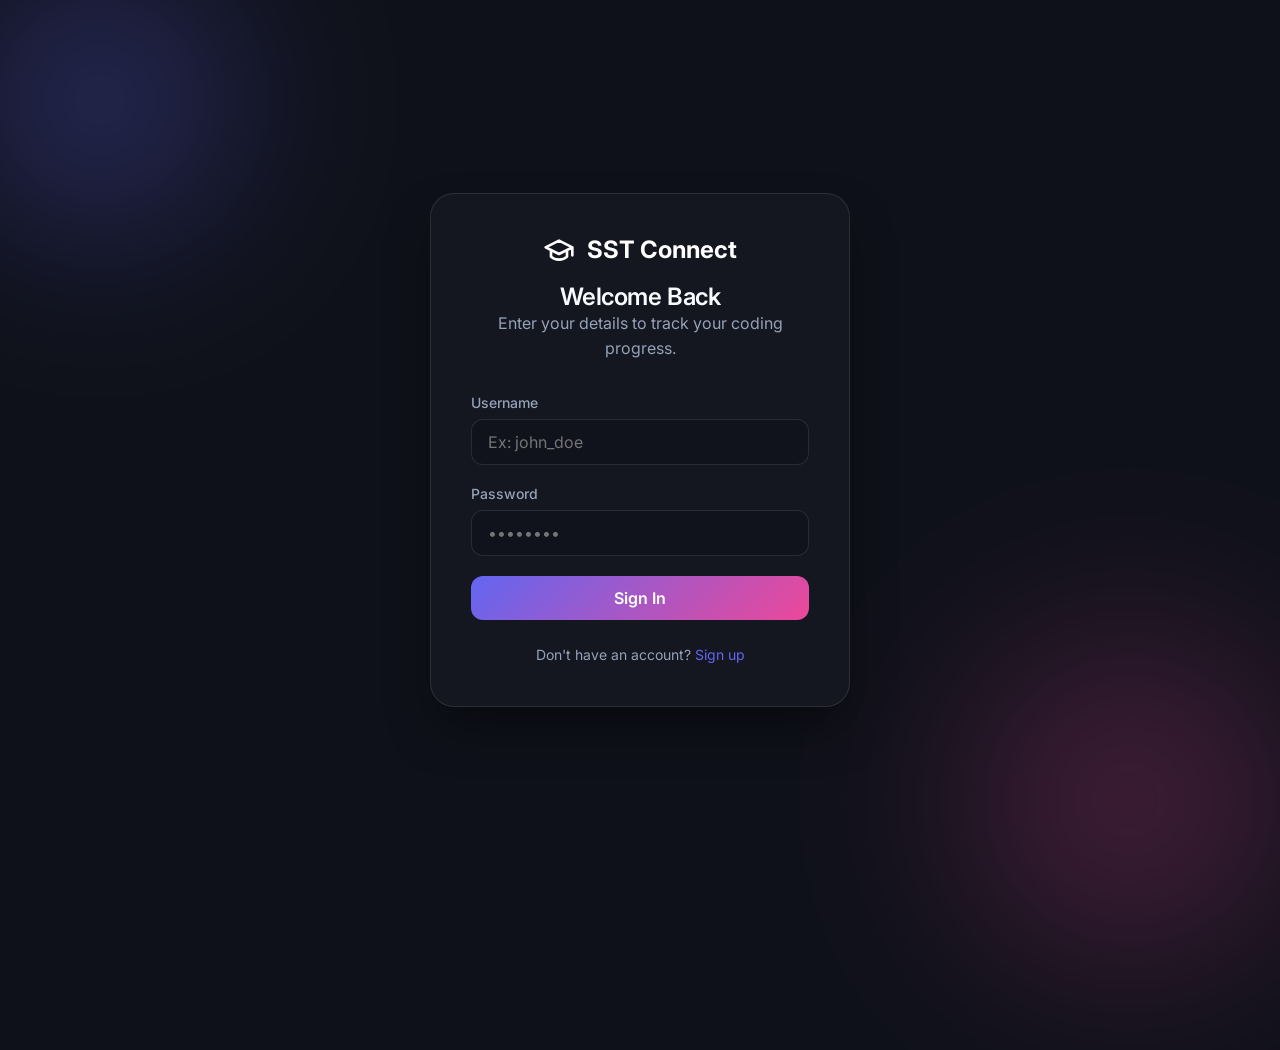
<file: sst_frontend/index.html>
<!DOCTYPE html>
<html lang="en">

<head>
    <meta charset="UTF-8">
    <meta name="viewport" content="width=device-width, initial-scale=1.0">
    <title>Student Skill Tracker - Login</title>
    <link href="https://fonts.googleapis.com/css2?family=Inter:wght@300;400;500;600;700&display=swap" rel="stylesheet">
    <link rel="stylesheet" href="assets/css/style.css">
</head>

<body class="auth-page">

    <div class="glass-panel auth-container">
        <div class="auth-header">
            <div class="logo">
                <svg width="32" height="32" viewBox="0 0 24 24" fill="none" stroke="currentColor" stroke-width="2"
                    stroke-linecap="round" stroke-linejoin="round">
                    <path d="M22 10v6M2 10l10-5 10 5-10 5z" />
                    <path d="M6 12v5c3 3 9 3 12 0v-5" />
                </svg>
                <span>SST Connect</span>
            </div>
            <h2>Welcome Back</h2>
            <p>Enter your details to track your coding progress.</p>
        </div>

        <!-- Login Form -->
        <form id="loginForm" class="auth-form">
            <div class="form-group">
                <label for="login-username">Username</label>
                <input type="text" id="login-username" required placeholder="Ex: john_doe">
            </div>
            <div class="form-group">
                <label for="login-password">Password</label>
                <input type="password" id="login-password" required placeholder="••••••••">
            </div>
            <button type="submit" class="btn btn-primary btn-block">Sign In</button>
            <p class="auth-switch">Don't have an account? <a href="#" id="showRegister">Sign up</a></p>
        </form>

        <!-- Register Form (Hidden by default) -->
        <form id="registerForm" class="auth-form hidden">
            <div class="form-group">
                <label for="reg-username">Username</label>
                <input type="text" id="reg-username" required placeholder="Choose a username">
            </div>
            <div class="form-group">
                <label for="reg-password">Password</label>
                <input type="password" id="reg-password" required placeholder="Create a strong password">
            </div>
            <button type="submit" class="btn btn-primary btn-block">Create Account</button>
            <p class="auth-switch">Already have an account? <a href="#" id="showLogin">Sign in</a></p>
        </form>

        <!-- Error Notification Area -->
        <div id="auth-error" class="hidden error-box"></div>
    </div>

    <!-- Particles Background UI Element -->
    <div class="bg-shape shape-1"></div>
    <div class="bg-shape shape-2"></div>

    <script src="assets/js/api.js"></script>
    <script src="assets/js/auth.js"></script>
</body>

</html>
</file>
<file: sst_frontend/assets/css/style.css>
/* 
  Global Design Variables
  Theme: Modern Dark Mode, Glassmorphism, Purple/Indigo accents
*/
:root {
    --bg-dark: #0f111a;
    --bg-panel: rgba(25, 27, 36, 0.7);
    --primary: #6366f1;
    --primary-hover: #4f46e5;
    --secondary: #ec4899;
    --text-main: #f8fafc;
    --text-muted: #94a3b8;
    --border-color: rgba(255, 255, 255, 0.1);
    --input-bg: rgba(15, 17, 26, 0.5);
    --error: #ef4444;
    --success: #10b981;
    
    --leetcode: #f59e0b;
    --codechef: #8b5cf6;
    --gfg: #10b981;
    --hackerrank: #22c55e;
}

* {
    margin: 0;
    padding: 0;
    box-sizing: border-box;
    font-family: 'Inter', sans-serif;
}

body {
    background-color: var(--bg-dark);
    color: var(--text-main);
    min-height: 100vh;
    overflow-x: hidden;
    position: relative;
}

/* Background Animated Shapes */
.bg-shape {
    position: absolute;
    filter: blur(80px);
    z-index: -1;
    border-radius: 50%;
    animation: float 10s infinite ease-in-out alternate;
}

.shape-1 {
    width: 400px;
    height: 400px;
    background: radial-gradient(circle, var(--primary) 0%, rgba(99,102,241,0) 70%);
    top: -100px;
    left: -100px;
    opacity: 0.4;
}

.shape-2 {
    width: 500px;
    height: 500px;
    background: radial-gradient(circle, var(--secondary) 0%, rgba(236,72,153,0) 70%);
    bottom: -150px;
    right: -100px;
    opacity: 0.3;
    animation-delay: -5s;
}

@keyframes float {
    0% { transform: translateY(0px) scale(1); }
    100% { transform: translateY(30px) scale(1.1); }
}

/* Glassmorphism Utilities */
.glass-panel {
    background: var(--bg-panel);
    backdrop-filter: blur(16px);
    -webkit-backdrop-filter: blur(16px);
    border: 1px solid var(--border-color);
    border-radius: 24px;
    box-shadow: 0 25px 50px -12px rgba(0, 0, 0, 0.5);
}

/* Typography & Links */
h1, h2, h3 { font-weight: 600; letter-spacing: -0.02em; }
p { color: var(--text-muted); line-height: 1.6; }
a { color: var(--primary); text-decoration: none; transition: 0.2s; }
a:hover { color: var(--primary-hover); }

/* Forms & Inputs */
.form-group {
    margin-bottom: 20px;
    text-align: left;
}
.form-group label {
    display: block;
    font-size: 0.875rem;
    font-weight: 500;
    margin-bottom: 8px;
    color: var(--text-muted);
}
input, select {
    width: 100%;
    padding: 12px 16px;
    background: var(--input-bg);
    border: 1px solid var(--border-color);
    border-radius: 12px;
    color: var(--text-main);
    font-size: 1rem;
    transition: all 0.3s ease;
}
input:focus, select:focus {
    outline: none;
    border-color: var(--primary);
    box-shadow: 0 0 0 3px rgba(99, 102, 241, 0.2);
}

/* Buttons */
.btn {
    display: inline-flex;
    align-items: center;
    justify-content: center;
    padding: 12px 24px;
    border-radius: 12px;
    font-weight: 600;
    font-size: 1rem;
    cursor: pointer;
    transition: all 0.2s;
    border: none;
    gap: 8px;
}
.btn-primary {
    background: linear-gradient(135deg, var(--primary), var(--secondary));
    color: white;
}
.btn-primary:hover {
    transform: translateY(-2px);
    box-shadow: 0 10px 20px -10px var(--primary);
}
.btn-block {
    width: 100%;
}

/* Utility Classes */
.hidden { display: none !important; }
.error-box {
    margin-top: 16px;
    padding: 12px;
    border-radius: 8px;
    background: rgba(239, 68, 68, 0.1);
    color: var(--error);
    font-size: 0.875rem;
    border: 1px solid rgba(239, 68, 68, 0.2);
    text-align: center;
}

/* --- AUTH PAGE SPECIFIC --- */
.auth-page {
    display: flex;
    align-items: center;
    justify-content: center;
}
.auth-container {
    width: 100%;
    max-width: 420px;
    padding: 40px;
    text-align: center;
    z-index: 10;
}
.auth-header { margin-bottom: 32px; }
.auth-header .logo {
    display: inline-flex;
    align-items: center;
    gap: 12px;
    font-size: 1.5rem;
    font-weight: 700;
    margin-bottom: 16px;
    color: white;
}
.auth-switch {
    margin-top: 24px;
    font-size: 0.875rem;
}
</file>
